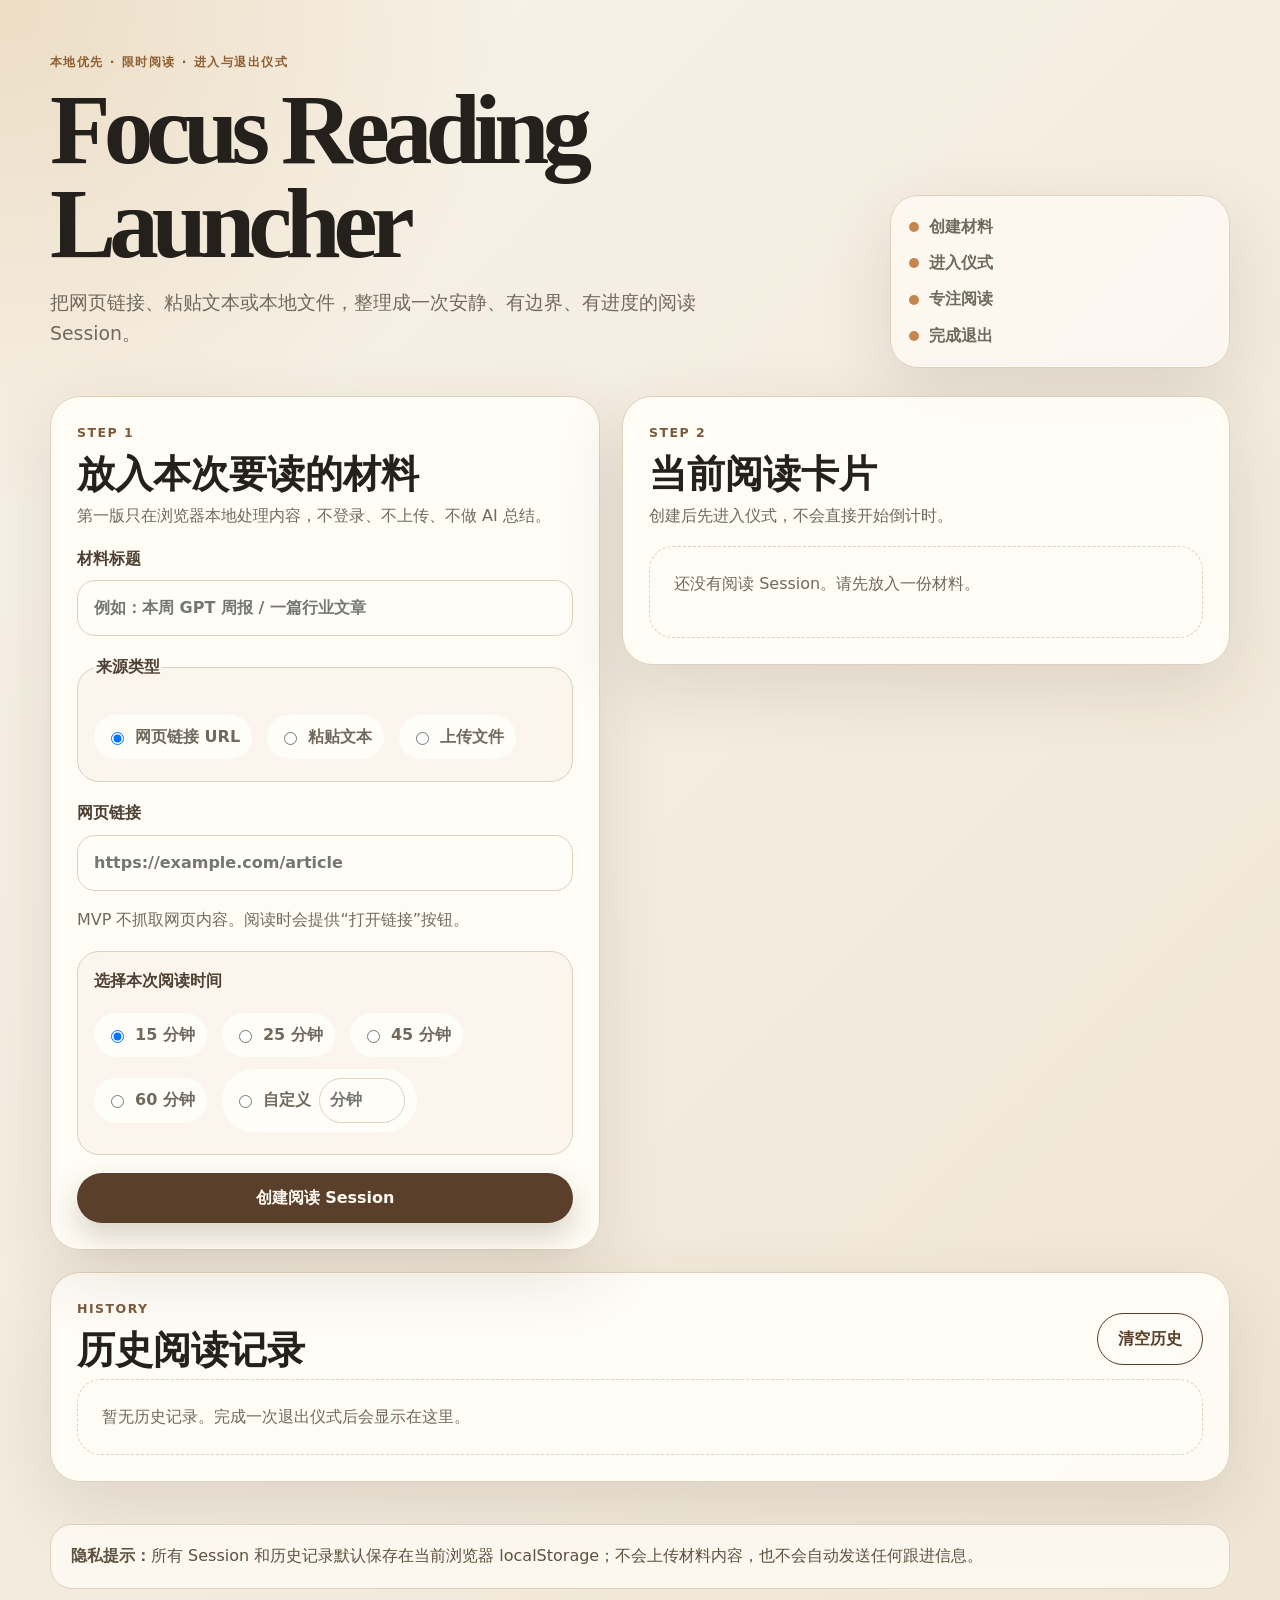
<file: index.html>
<!doctype html>
<html lang="zh-CN">
  <head>
    <meta charset="utf-8">
    <meta name="viewport" content="width=device-width, initial-scale=1">
    <meta http-equiv="refresh" content="0; url=web/index.html">
    <title>打开 Focus Reading Launcher</title>
    <style>
      body {
        display: grid;
        min-height: 100vh;
        margin: 0;
        place-items: center;
        background: #f4efe6;
        color: #24211d;
        font-family: -apple-system, BlinkMacSystemFont, "Segoe UI", sans-serif;
      }

      main {
        width: min(620px, 90vw);
        padding: 40px;
        border: 1px solid #ded2bf;
        border-radius: 28px;
        background: #fffdf7;
        box-shadow: 0 24px 70px rgba(68, 51, 31, 0.12);
        text-align: center;
      }

      a {
        display: inline-flex;
        margin-top: 18px;
        padding: 12px 20px;
        border-radius: 999px;
        background: #5a3f2b;
        color: #fffaf2;
        font-weight: 800;
        text-decoration: none;
      }
    </style>
  </head>
  <body>
    <main>
      <h1>正在打开 Focus Reading Launcher</h1>
      <p>如果页面没有自动跳转，请点击下面的按钮进入网页应用。</p>
      <a href="web/index.html">进入网页应用</a>
    </main>
  </body>
</html>
</file>
<file: web/styles.css>
:root {
  --bg: #f4efe6;
  --bg-soft: #fbf8f1;
  --card: rgba(255, 253, 247, 0.94);
  --text: #24211d;
  --muted: #71695d;
  --border: #ded2bf;
  --primary: #5a3f2b;
  --primary-dark: #3a2a1e;
  --accent: #c6854f;
  --accent-soft: #f0dfc9;
  --green: #5b8061;
  --shadow: 0 24px 70px rgba(68, 51, 31, 0.12);
}

* { box-sizing: border-box; }

html { scroll-behavior: smooth; }

body {
  margin: 0;
  min-height: 100vh;
  color: var(--text);
  background:
    radial-gradient(circle at top left, rgba(214, 179, 129, 0.34), transparent 32rem),
    linear-gradient(135deg, #f8f3e9 0%, #efe5d5 100%);
  font-family: Inter, ui-sans-serif, system-ui, -apple-system, BlinkMacSystemFont, "Segoe UI", sans-serif;
  line-height: 1.65;
}

button,
input,
textarea { font: inherit; }

button { cursor: pointer; }

.app-shell {
  width: min(1180px, 94vw);
  margin: 0 auto;
}

.hero {
  padding: 52px 0 28px;
}

.hero-grid {
  display: grid;
  grid-template-columns: minmax(0, 1fr) 340px;
  gap: 32px;
  align-items: end;
}

.eyebrow {
  margin: 0 0 10px;
  color: #8f5f32;
  font-size: 0.78rem;
  font-weight: 800;
  letter-spacing: 0.12em;
  text-transform: uppercase;
}

.eyebrow.dark { color: #7a5a3d; }

h1,
h2,
h3,
p { margin-top: 0; }

h1 {
  max-width: 780px;
  margin-bottom: 16px;
  font-family: Georgia, "Times New Roman", serif;
  font-size: clamp(2.65rem, 8vw, 6.2rem);
  line-height: 0.95;
  letter-spacing: -0.07em;
}

h2 {
  margin-bottom: 8px;
  font-family: Georgia, "Times New Roman", serif;
  font-size: clamp(1.6rem, 3vw, 2.4rem);
  line-height: 1.08;
}

h3 { margin-bottom: 10px; }

.subtitle {
  max-width: 680px;
  color: var(--muted);
  font-size: 1.18rem;
}

.stage-map {
  display: grid;
  gap: 10px;
  padding: 18px;
  border: 1px solid var(--border);
  border-radius: 28px;
  background: rgba(255, 253, 247, 0.72);
  box-shadow: var(--shadow);
}

.stage-map span {
  display: flex;
  align-items: center;
  gap: 10px;
  color: var(--muted);
  font-weight: 700;
}

.stage-map span::before {
  width: 10px;
  height: 10px;
  border-radius: 999px;
  background: var(--accent);
  content: "";
}

.view { display: none; }
.view.is-active { display: block; }

.layout-grid,
.reading-layout {
  display: grid;
  grid-template-columns: minmax(320px, 0.95fr) minmax(360px, 1.05fr);
  gap: 22px;
  align-items: start;
}

.panel,
.ritual-card {
  border: 1px solid var(--border);
  border-radius: 30px;
  background: var(--card);
  box-shadow: var(--shadow);
}

.panel { padding: 26px; }

.section-heading p,
.hint { color: var(--muted); }

.row-heading {
  display: flex;
  justify-content: space-between;
  gap: 20px;
  align-items: center;
}

.session-form label,
.reading-status label,
.exit-card label {
  display: grid;
  gap: 8px;
  margin: 16px 0;
  color: #4e4033;
  font-weight: 800;
}

input[type="text"],
input[type="url"],
input[type="number"],
textarea {
  width: 100%;
  border: 1px solid var(--border);
  border-radius: 18px;
  padding: 14px 16px;
  color: var(--text);
  background: #fffdf8;
  outline: none;
  transition: border-color 0.2s ease, box-shadow 0.2s ease;
}

textarea { resize: vertical; }

input:focus,
textarea:focus {
  border-color: var(--accent);
  box-shadow: 0 0 0 4px rgba(198, 133, 79, 0.15);
}

.source-tabs,
.time-picker {
  margin: 18px 0;
  border: 1px solid var(--border);
  border-radius: 22px;
  padding: 16px;
  background: rgba(250, 244, 235, 0.76);
}

.source-tabs legend,
.time-picker p {
  margin: 0 0 12px;
  color: #4e4033;
  font-weight: 900;
}

.source-tabs label,
.time-options label {
  display: inline-flex;
  align-items: center;
  gap: 8px;
  margin: 6px 10px 6px 0;
  padding: 9px 12px;
  border-radius: 999px;
  background: #fffdf8;
  color: var(--muted);
}

.custom-time input[type="number"] {
  width: 86px;
  padding: 8px 10px;
  border-radius: 999px;
}

.is-hidden { display: none !important; }

.primary-action,
.ghost-action,
.text-action,
.link-button {
  display: inline-flex;
  justify-content: center;
  align-items: center;
  min-height: 48px;
  border-radius: 999px;
  padding: 12px 20px;
  text-decoration: none;
  font-weight: 900;
}

.primary-action {
  width: 100%;
  border: 0;
  color: #fffaf2;
  background: var(--primary);
  box-shadow: 0 14px 30px rgba(90, 63, 43, 0.22);
}

.primary-action:hover { background: var(--primary-dark); }

.ghost-action,
.link-button {
  border: 1px solid var(--primary);
  color: var(--primary);
  background: transparent;
}

.ghost-action:hover,
.link-button:hover { background: var(--accent-soft); }

.text-action {
  width: 100%;
  margin-top: 10px;
  border: 0;
  color: var(--muted);
  background: transparent;
}

.empty-card,
.empty-history {
  padding: 24px;
  border: 1px dashed var(--border);
  border-radius: 24px;
  color: var(--muted);
  background: rgba(255, 253, 247, 0.7);
}

.reading-card {
  padding: 22px;
  border-radius: 26px;
  background: linear-gradient(160deg, #fffdf8, #f2e4d2);
}

.card-topline,
.progress-label,
.content-toolbar {
  display: flex;
  justify-content: space-between;
  gap: 18px;
  align-items: center;
}

.card-topline span,
.card-topline strong {
  padding: 6px 10px;
  border-radius: 999px;
  background: rgba(90, 63, 43, 0.08);
  color: var(--primary);
  font-size: 0.84rem;
}

.meta-grid,
.history-item dl {
  display: grid;
  grid-template-columns: repeat(2, minmax(0, 1fr));
  gap: 14px;
  margin: 18px 0;
}

dt {
  color: var(--muted);
  font-size: 0.8rem;
  font-weight: 800;
}

dd {
  margin: 0;
  font-weight: 900;
}

.progress-track {
  width: 100%;
  height: 12px;
  overflow: hidden;
  border-radius: 999px;
  background: #e4d8c8;
}

.progress-fill {
  width: 0;
  height: 100%;
  border-radius: inherit;
  background: var(--green);
  transition: width 0.35s ease;
}

.time-fill { background: var(--accent); }

.history-panel { margin: 22px 0 42px; }

.history-list {
  display: grid;
  gap: 14px;
}

.history-item {
  display: grid;
  grid-template-columns: minmax(0, 1fr) 280px;
  gap: 20px;
  padding: 18px;
  border: 1px solid var(--border);
  border-radius: 24px;
  background: rgba(255, 253, 247, 0.72);
}

.history-item time,
.history-item small { color: var(--muted); }

.history-item p { margin-bottom: 6px; }

.ritual-view {
  min-height: 66vh;
  place-items: center;
}

.ritual-view.is-active { display: grid; }

.ritual-card {
  width: min(720px, 100%);
  padding: clamp(28px, 6vw, 56px);
  text-align: center;
}

.breath-circle {
  display: grid;
  place-items: center;
  width: 136px;
  height: 136px;
  margin: 30px auto;
  border-radius: 999px;
  color: var(--primary);
  background: radial-gradient(circle, #fff8ec 0%, #ead1af 100%);
  font-family: Georgia, "Times New Roman", serif;
  font-size: 3rem;
  box-shadow: inset 0 0 0 1px rgba(90, 63, 43, 0.12), 0 20px 42px rgba(90, 63, 43, 0.16);
  animation: breathe 4s ease-in-out infinite;
}

@keyframes breathe {
  0%, 100% { transform: scale(0.96); }
  50% { transform: scale(1.05); }
}

.ritual-steps {
  display: grid;
  gap: 10px;
  margin: 0 0 28px;
  padding: 0;
  list-style: none;
  text-align: left;
}

.ritual-steps li {
  padding: 14px 16px;
  border-radius: 18px;
  background: rgba(240, 223, 201, 0.6);
}

.reading-status {
  position: sticky;
  top: 18px;
}

.timer {
  margin: 22px 0;
  font-family: Georgia, "Times New Roman", serif;
  font-size: clamp(3rem, 10vw, 5.8rem);
  font-variant-numeric: tabular-nums;
  line-height: 0.95;
}

.progress-block { margin: 22px 0; }

input[type="range"] {
  width: 100%;
  accent-color: var(--primary);
}

.quick-progress,
.reading-actions {
  display: grid;
  grid-template-columns: repeat(4, 1fr);
  gap: 8px;
  margin-top: 10px;
}

.quick-progress button {
  border: 1px solid var(--border);
  border-radius: 999px;
  padding: 8px;
  color: var(--primary);
  background: #fffdf8;
  font-weight: 800;
}

.reading-actions {
  grid-template-columns: 0.82fr 1fr;
}

.content-panel { min-height: 72vh; }

.content-area {
  min-height: 420px;
  max-height: 62vh;
  overflow: auto;
  margin-top: 18px;
  padding: 22px;
  border: 1px solid var(--border);
  border-radius: 24px;
  background: #fffdf8;
}

.content-area pre {
  margin: 0;
  white-space: pre-wrap;
  word-break: break-word;
  font-family: ui-serif, Georgia, "Times New Roman", serif;
  font-size: 1.05rem;
}

.key-points {
  margin-top: 18px;
  padding: 18px;
  border-radius: 22px;
  background: rgba(240, 223, 201, 0.45);
}

.key-points ul { margin-bottom: 0; }

.exit-meta { color: var(--muted); }

footer {
  margin: 24px 0 42px;
  padding: 18px 20px;
  border: 1px solid var(--border);
  border-radius: 22px;
  color: #5f513f;
  background: rgba(255, 253, 247, 0.78);
}

@media (max-width: 860px) {
  .hero-grid,
  .layout-grid,
  .reading-layout,
  .history-item {
    grid-template-columns: 1fr;
  }

  .reading-status { position: static; }
  .content-toolbar,
  .row-heading { align-items: flex-start; flex-direction: column; }
  .quick-progress { grid-template-columns: repeat(2, 1fr); }
  .reading-actions { grid-template-columns: 1fr; }
}
</file>
